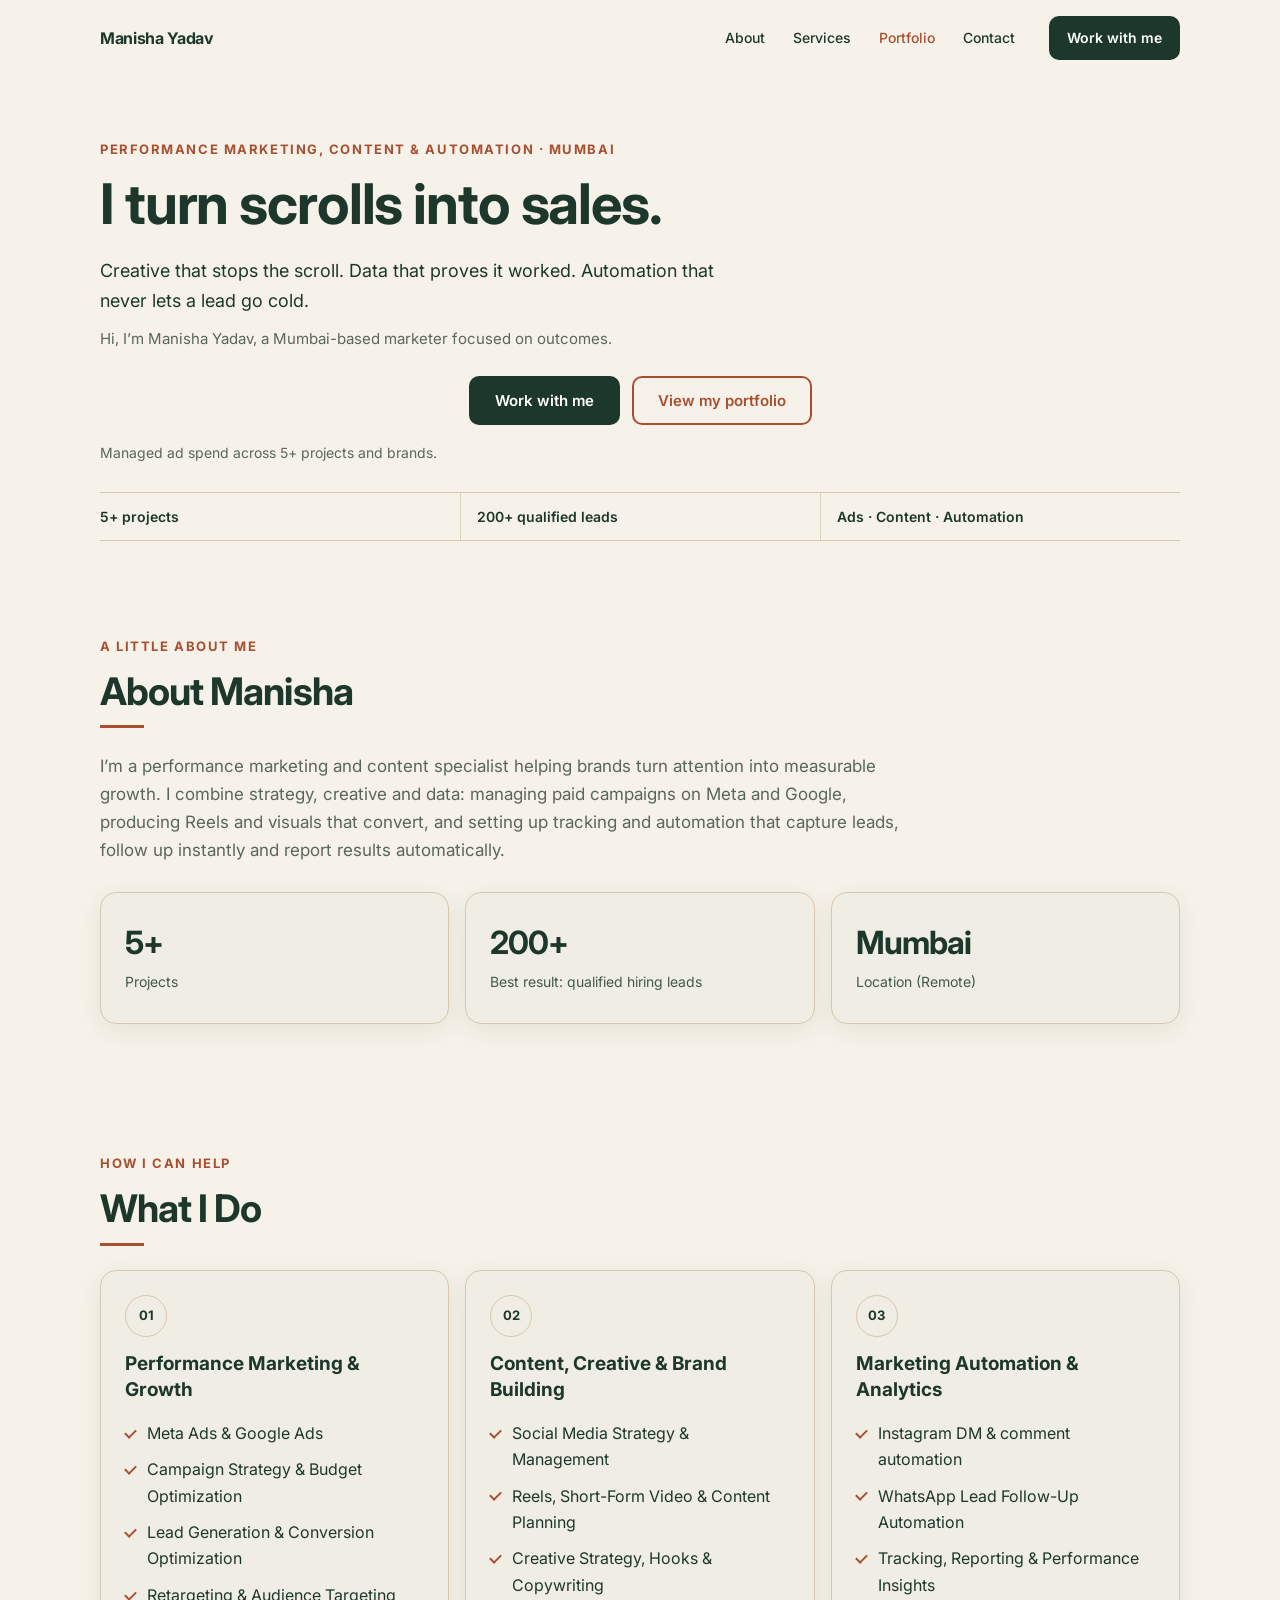
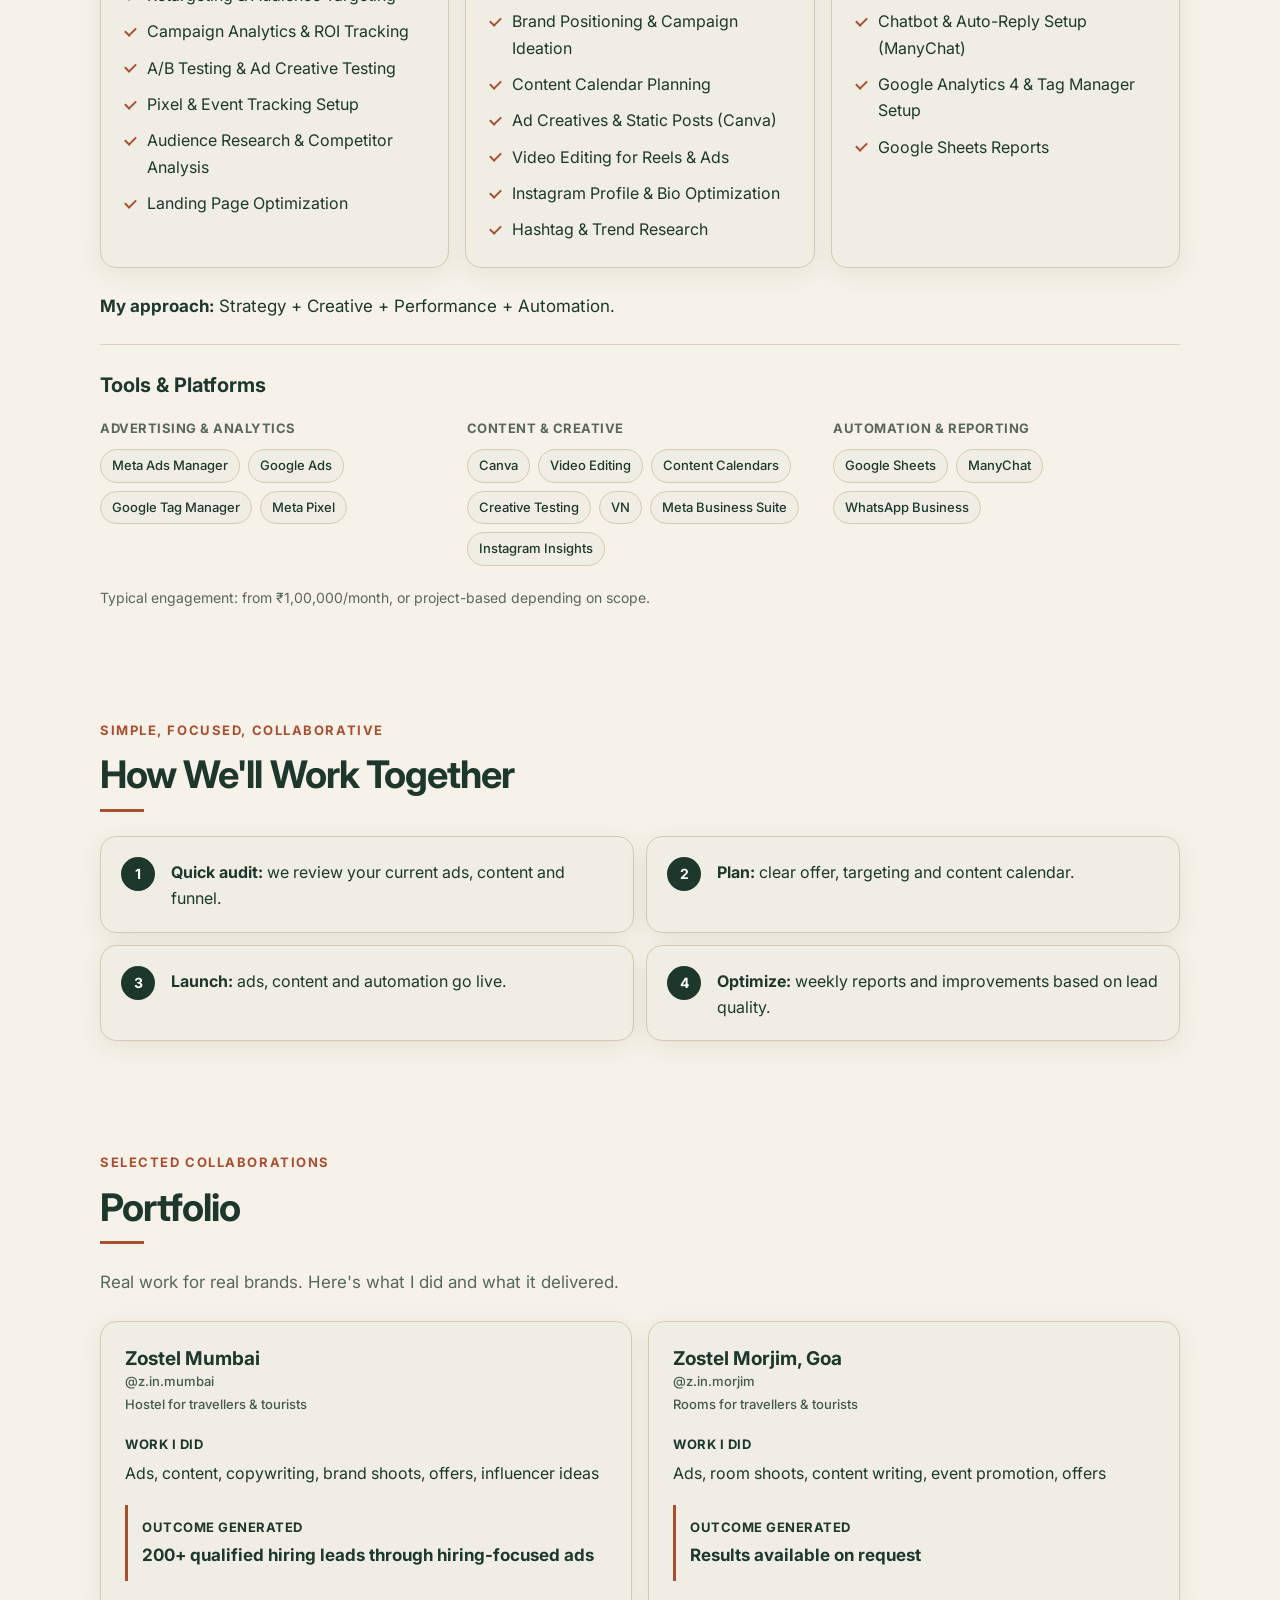
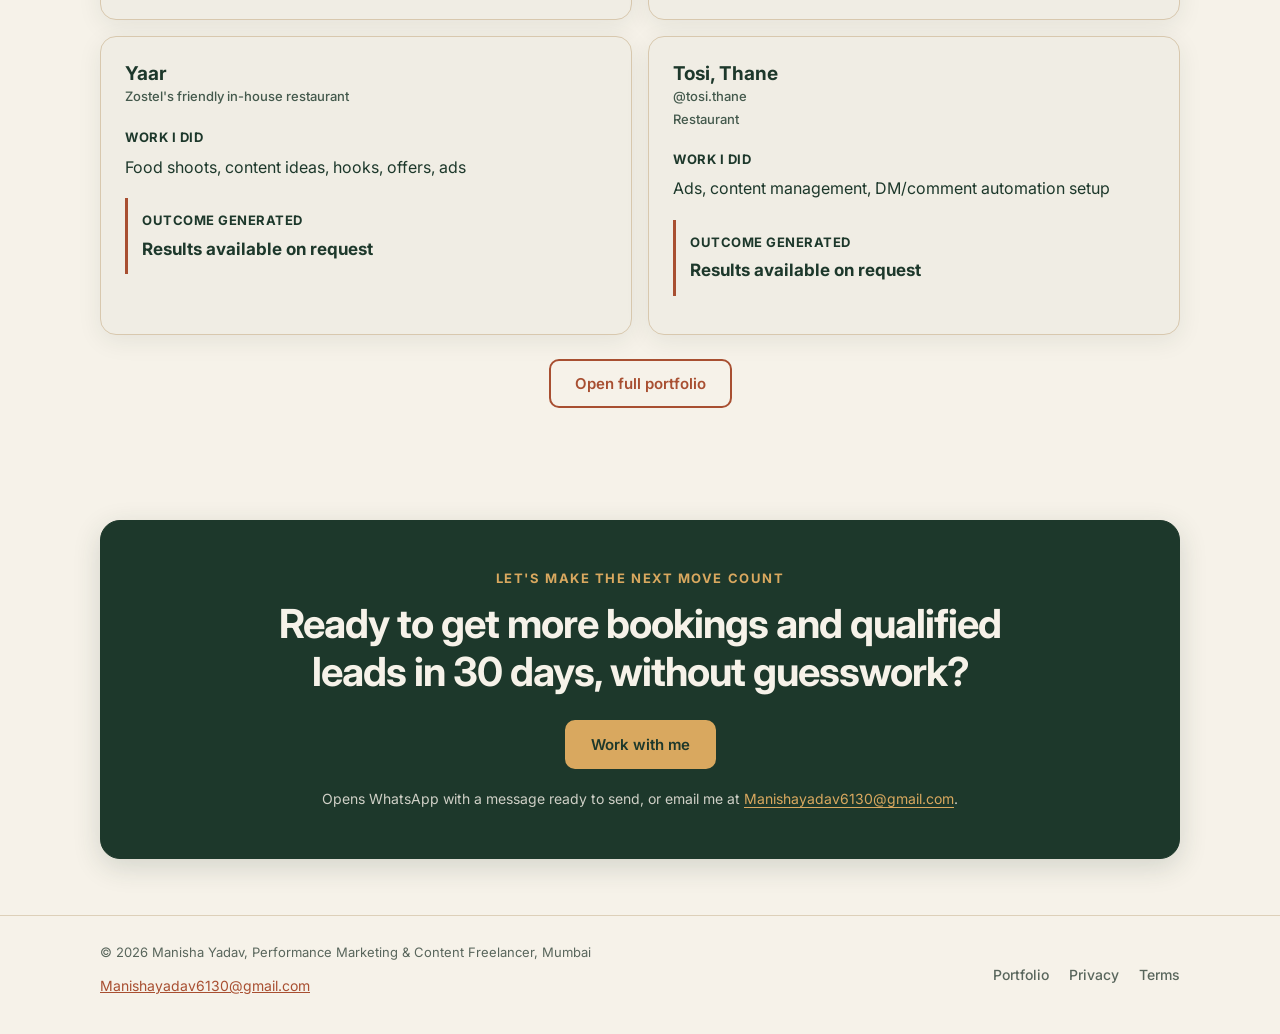
<file: index.html>
<!doctype html>
<html lang="en">
  <head>
    <meta charset="utf-8">
    <meta name="viewport" content="width=device-width, initial-scale=1">
    <meta name="theme-color" content="#F2EFE7">
    <meta name="description" content="Performance marketing and content for hospitality, restaurants and D2C brands to grow bookings and qualified leads.">
    <meta property="og:title" content="Manisha Yadav | Performance Marketing &amp; Content Freelancer in Mumbai">
    <meta property="og:description" content="Performance marketing and content for hospitality, restaurants and D2C brands to grow bookings and qualified leads.">
    <meta property="og:type" content="website">
    <title>Manisha Yadav | Performance Marketing &amp; Content Freelancer in Mumbai</title>
    <link rel="preconnect" href="https://fonts.googleapis.com">
    <link rel="preconnect" href="https://fonts.gstatic.com" crossorigin>
    <link href="https://fonts.googleapis.com/css2?family=Inter:wght@400;500;600;700&display=swap" rel="stylesheet">
    <link rel="stylesheet" href="styles.css">
    <script src="config.js" defer></script>
    <script src="script.js" defer></script>
  </head>
  <body>
    <a class="skip-link" href="#main-content">Skip to content</a>
    <header class="site-header" id="site-header">
      <div class="container header-inner">
        <a class="wordmark" href="#top" aria-label="Manisha Yadav, home">Manisha Yadav</a>
        <button class="menu-toggle" type="button" aria-label="Open navigation menu" aria-expanded="false" aria-controls="primary-navigation">
          <span></span><span></span><span></span>
        </button>
        <nav class="primary-navigation" id="primary-navigation" aria-label="Primary navigation">
          <ul class="nav-links">
            <li><a href="#about">About</a></li>
            <li><a href="#services">Services</a></li>
            <li><a href="#portfolio">Portfolio</a></li>
            <li><a href="#contact">Contact</a></li>
          </ul>
          <a class="button button-primary header-cta" data-whatsapp-cta href="https://wa.me/918303006530?text=Hi%20Manisha%2C%20I%27d%20like%20to%20discuss%20a%20project.">Work with me</a>
        </nav>
      </div>
    </header>

    <main id="main-content">
      <section class="hero section" id="top" aria-labelledby="hero-title">
        <div class="container">
          <p class="eyebrow">Performance Marketing, Content &amp; Automation · Mumbai</p>
          <h1 id="hero-title">I turn scrolls into sales.</h1>
          <p class="hero-subtitle">Creative that stops the scroll. Data that proves it worked. Automation that never lets a lead go cold.</p>
          <p class="hero-intro">Hi, I’m Manisha Yadav, a Mumbai-based marketer focused on outcomes.</p>
          <div class="hero-actions">
            <a class="button button-primary" data-whatsapp-cta href="https://wa.me/918303006530?text=Hi%20Manisha%2C%20I%27d%20like%20to%20discuss%20a%20project.">Work with me</a>
            <a class="button button-secondary" data-portfolio-link href="./portfolio.html">View my portfolio</a>
          </div>
          <p class="micro-cred">Managed ad spend across 5+ projects and brands.</p>
          <div class="proof-strip" aria-label="Experience and industries">
            <p><strong>5+ projects</strong></p>
            <p><strong>200+ qualified leads</strong></p>
            <p><strong>Ads · Content · Automation</strong></p>
          </div>
        </div>
      </section>

      <section class="section" id="about" aria-labelledby="about-title">
        <div class="container">
          <div class="section-heading">
            <p class="eyebrow">A little about me</p>
            <h2 id="about-title">About Manisha</h2>
          </div>
          <p class="about-copy">I’m a performance marketing and content specialist helping brands turn attention into measurable growth. I combine strategy, creative and data: managing paid campaigns on Meta and Google, producing Reels and visuals that convert, and setting up tracking and automation that capture leads, follow up instantly and report results automatically.</p>
          <div class="stats-grid">
            <article class="card stat-card">
              <p class="stat-value">5+</p>
              <p class="stat-label">Projects</p>
            </article>
            <article class="card stat-card">
              <p class="stat-value">200+</p>
              <p class="stat-label">Best result: qualified hiring leads</p>
            </article>
            <article class="card stat-card">
              <p class="stat-value">Mumbai</p>
              <p class="stat-label">Location (Remote)</p>
            </article>
          </div>
        </div>
      </section>

      <section class="section" id="services" aria-labelledby="services-title">
        <div class="container">
          <div class="section-heading">
            <p class="eyebrow">How I can help</p>
            <h2 id="services-title">What I Do</h2>
          </div>
          <div class="services-grid">
            <article class="card service-card">
              <span class="number-badge" aria-hidden="true">01</span>
              <h3>Performance Marketing &amp; Growth</h3>
              <ul class="check-list">
                <li>Meta Ads &amp; Google Ads</li>
                <li>Campaign Strategy &amp; Budget Optimization</li>
                <li>Lead Generation &amp; Conversion Optimization</li>
                <li>Retargeting &amp; Audience Targeting</li>
                <li>Campaign Analytics &amp; ROI Tracking</li>
                <li>A/B Testing &amp; Ad Creative Testing</li>
                <li>Pixel &amp; Event Tracking Setup</li>
                <li>Audience Research &amp; Competitor Analysis</li>
                <li>Landing Page Optimization</li>
              </ul>
            </article>
            <article class="card service-card">
              <span class="number-badge" aria-hidden="true">02</span>
              <h3>Content, Creative &amp; Brand Building</h3>
              <ul class="check-list">
                <li>Social Media Strategy &amp; Management</li>
                <li>Reels, Short-Form Video &amp; Content Planning</li>
                <li>Creative Strategy, Hooks &amp; Copywriting</li>
                <li>Brand Positioning &amp; Campaign Ideation</li>
                <li>Content Calendar Planning</li>
                <li>Ad Creatives &amp; Static Posts (Canva)</li>
                <li>Video Editing for Reels &amp; Ads</li>
                <li>Instagram Profile &amp; Bio Optimization</li>
                <li>Hashtag &amp; Trend Research</li>
              </ul>
            </article>
            <article class="card service-card">
              <span class="number-badge" aria-hidden="true">03</span>
              <h3>Marketing Automation &amp; Analytics</h3>
              <ul class="check-list">
                <li>Instagram DM &amp; comment automation</li>
                <li>WhatsApp Lead Follow-Up Automation</li>
                <li>Tracking, Reporting &amp; Performance Insights</li>
                <li>Chatbot &amp; Auto-Reply Setup (ManyChat)</li>
                <li>Google Analytics 4 &amp; Tag Manager Setup</li>
                <li>Google Sheets Reports</li>
              </ul>
            </article>
          </div>
          <p class="approach-line"><strong>My approach:</strong> Strategy + Creative + Performance + Automation.</p>
          <div class="tools-section" aria-labelledby="tools-title">
            <h3 id="tools-title">Tools &amp; Platforms</h3>
            <div class="tools-grid">
              <div class="tools-group">
                <h4>Advertising &amp; Analytics</h4>
                <ul class="tool-badges">
                  <li>Meta Ads Manager</li>
                  <li>Google Ads</li>
                  <li>Google Tag Manager</li>
                  <li>Meta Pixel</li>
                </ul>
              </div>
              <div class="tools-group">
                <h4>Content &amp; Creative</h4>
                <ul class="tool-badges">
                  <li>Canva</li>
                  <li>Video Editing</li>
                  <li>Content Calendars</li>
                  <li>Creative Testing</li>
                  <li>VN</li>
                  <li>Meta Business Suite</li>
                  <li>Instagram Insights</li>
                </ul>
              </div>
              <div class="tools-group">
                <h4>Automation &amp; Reporting</h4>
                <ul class="tool-badges">
                  <li>Google Sheets</li>
                  <li>ManyChat</li>
                  <li>WhatsApp Business</li>
                </ul>
              </div>
            </div>
          </div>
          <p class="section-note">Typical engagement: from ₹1,00,000/month, or project-based depending on scope.</p>
        </div>
      </section>

      <section class="section" id="process" aria-labelledby="process-title">
        <div class="container">
          <div class="section-heading">
            <p class="eyebrow">Simple, focused, collaborative</p>
            <h2 id="process-title">How We'll Work Together</h2>
          </div>
          <ol class="process-list">
            <li class="card process-step"><span class="step-number">1</span><p><strong>Quick audit:</strong> we review your current ads, content and funnel.</p></li>
            <li class="card process-step"><span class="step-number">2</span><p><strong>Plan:</strong> clear offer, targeting and content calendar.</p></li>
            <li class="card process-step"><span class="step-number">3</span><p><strong>Launch:</strong> ads, content and automation go live.</p></li>
            <li class="card process-step"><span class="step-number">4</span><p><strong>Optimize:</strong> weekly reports and improvements based on lead quality.</p></li>
          </ol>
        </div>
      </section>

      <section class="section" id="portfolio" aria-labelledby="portfolio-title">
        <div class="container">
          <div class="section-heading">
            <p class="eyebrow">Selected collaborations</p>
            <h2 id="portfolio-title">Portfolio</h2>
          </div>
          <p class="section-intro">Real work for real brands. Here's what I did and what it delivered.</p>
          <div class="portfolio-grid">
            <article class="card portfolio-card">
              <header class="client-heading">
                <h3>Zostel Mumbai <span class="client-handle">@z.in.mumbai</span></h3>
                <p>Hostel for travellers &amp; tourists</p>
              </header>
              <div class="portfolio-detail"><h4>Work I Did</h4><p>Ads, content, copywriting, brand shoots, offers, influencer ideas</p></div>
              <div class="outcome"><h4>Outcome Generated</h4><p>200+ qualified hiring leads through hiring-focused ads</p></div>
              <a class="text-link case-study-link" data-case-study="caseStudy1Url" href="" hidden>Full case study (1-page) →</a>
            </article>
            <article class="card portfolio-card">
              <header class="client-heading">
                <h3>Zostel Morjim, Goa <span class="client-handle">@z.in.morjim</span></h3>
                <p>Rooms for travellers &amp; tourists</p>
              </header>
              <div class="portfolio-detail"><h4>Work I Did</h4><p>Ads, room shoots, content writing, event promotion, offers</p></div>
              <div class="outcome"><h4>Outcome Generated</h4><p data-outcome="outcomeB"></p></div>
              <a class="text-link case-study-link" data-case-study="caseStudy2Url" href="" hidden>Full case study (1-page) →</a>
            </article>
            <article class="card portfolio-card">
              <header class="client-heading">
                <h3>Yaar <span class="client-handle">Zostel's friendly in-house restaurant</span></h3>
              </header>
              <div class="portfolio-detail"><h4>Work I Did</h4><p>Food shoots, content ideas, hooks, offers, ads</p></div>
              <div class="outcome"><h4>Outcome Generated</h4><p data-outcome="outcomeC"></p></div>
              <a class="text-link case-study-link" data-case-study="caseStudy3Url" href="" hidden>Full case study (1-page) →</a>
            </article>
            <article class="card portfolio-card">
              <header class="client-heading">
                <h3>Tosi, Thane <span class="client-handle">@tosi.thane</span></h3>
                <p>Restaurant</p>
              </header>
              <div class="portfolio-detail"><h4>Work I Did</h4><p>Ads, content management, DM/comment automation setup</p></div>
              <div class="outcome"><h4>Outcome Generated</h4><p data-outcome="outcomeD"></p></div>
              <a class="text-link case-study-link" data-case-study="caseStudy4Url" href="" hidden>Full case study (1-page) →</a>
            </article>
          </div>
          <div class="portfolio-actions">
            <a class="button button-secondary" data-portfolio-link href="./portfolio.html">Open full portfolio</a>
          </div>
        </div>
      </section>

      <section class="section contact-section" id="contact" aria-labelledby="contact-title">
        <div class="container">
          <div class="contact-panel">
            <p class="eyebrow">Let's make the next move count</p>
            <h2 id="contact-title">Ready to get more bookings and qualified leads in <span data-timeframe>30 days</span>, without guesswork?</h2>
            <div class="contact-actions">
              <a class="button button-primary" data-whatsapp-cta href="https://wa.me/918303006530?text=Hi%20Manisha%2C%20I%27d%20like%20to%20discuss%20a%20project.">Work with me</a>
            </div>
            <p class="reassurance">Opens WhatsApp with a message ready to send, or email me at <a data-contact-email href="mailto:Manishayadav6130@gmail.com">Manishayadav6130@gmail.com</a>.</p>
          </div>
        </div>
      </section>
    </main>

    <footer class="site-footer">
      <div class="container footer-inner">
        <div class="footer-copy">
          <p>© 2026 Manisha Yadav, Performance Marketing &amp; Content Freelancer, Mumbai</p>
          <a data-email-link href="" hidden></a>
        </div>
        <nav aria-label="Footer navigation">
          <ul class="footer-links">
            <li><a data-portfolio-link href="" hidden>Portfolio</a></li>
            <!-- Replace these links with real pages when they are available. -->
            <li><a href="#top">Privacy</a></li>
            <li><a href="#top">Terms</a></li>
          </ul>
        </nav>
      </div>
    </footer>
  </body>
</html>
</file>
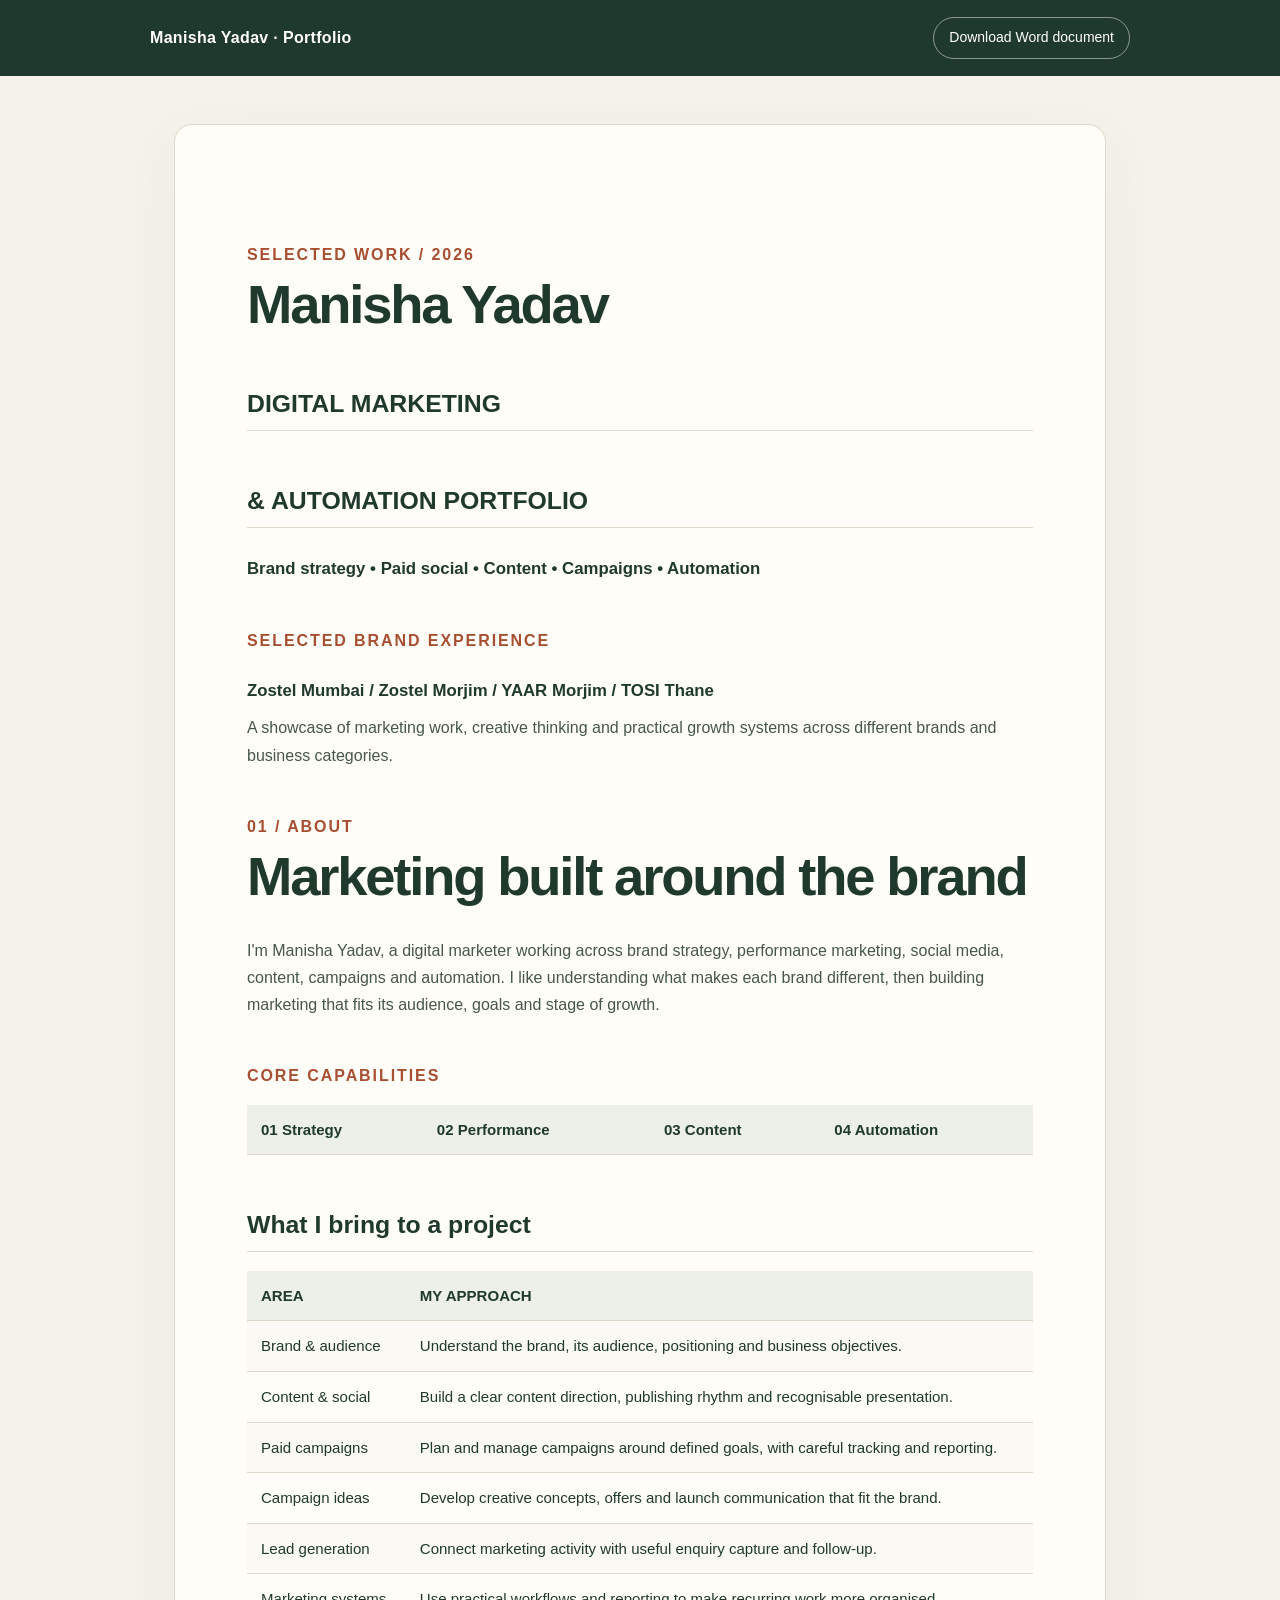
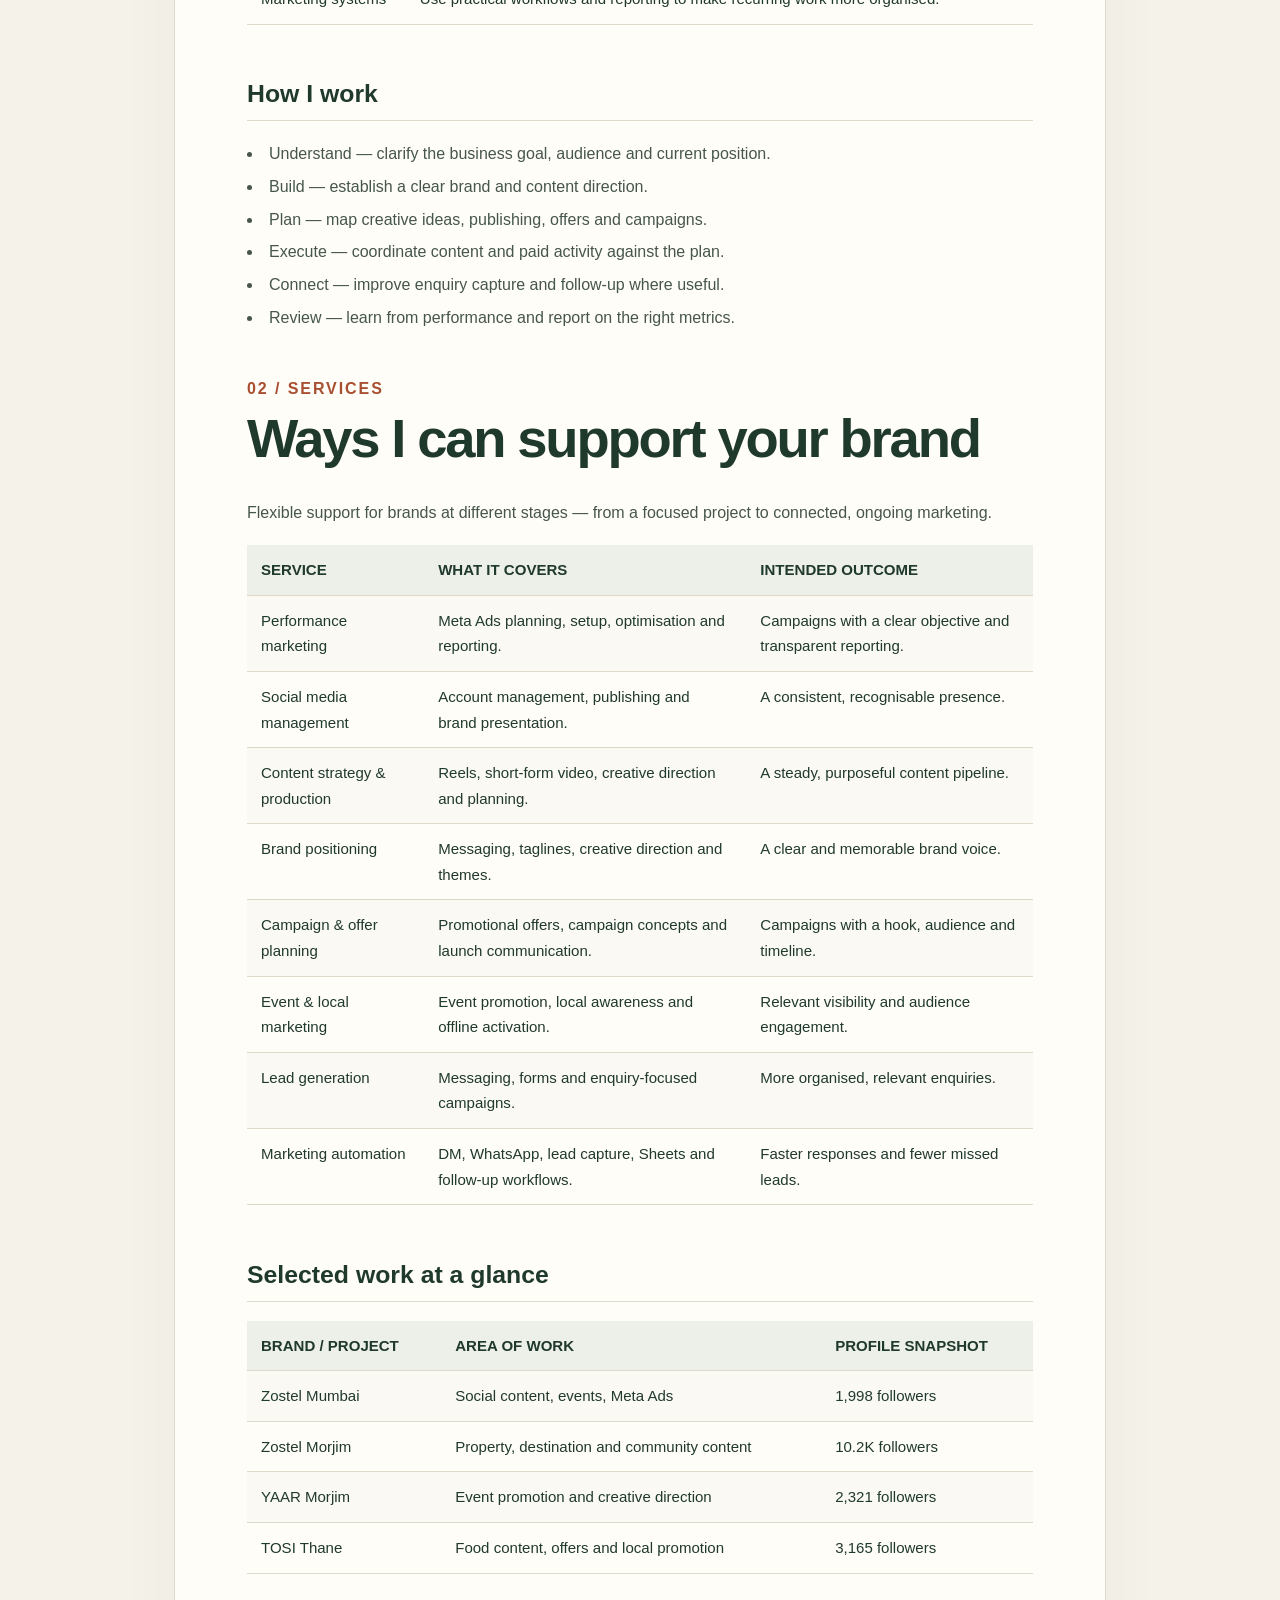
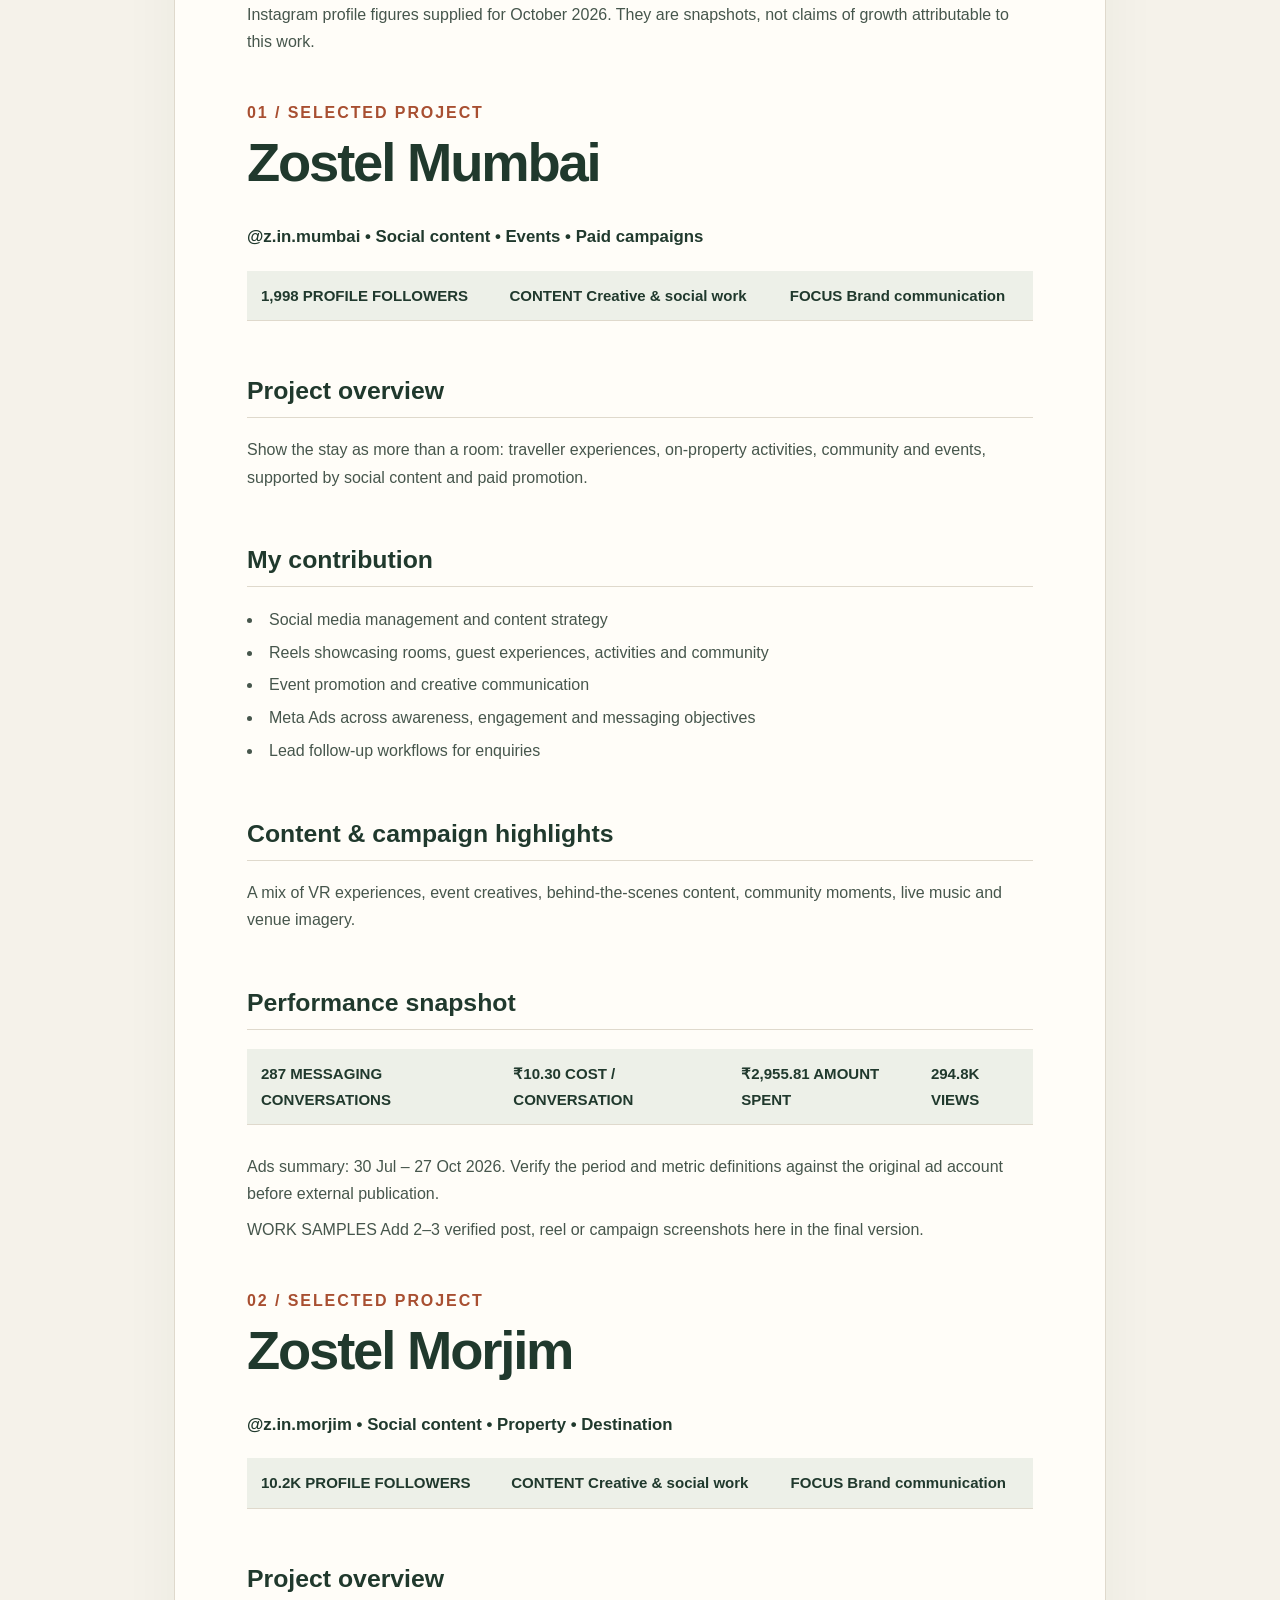
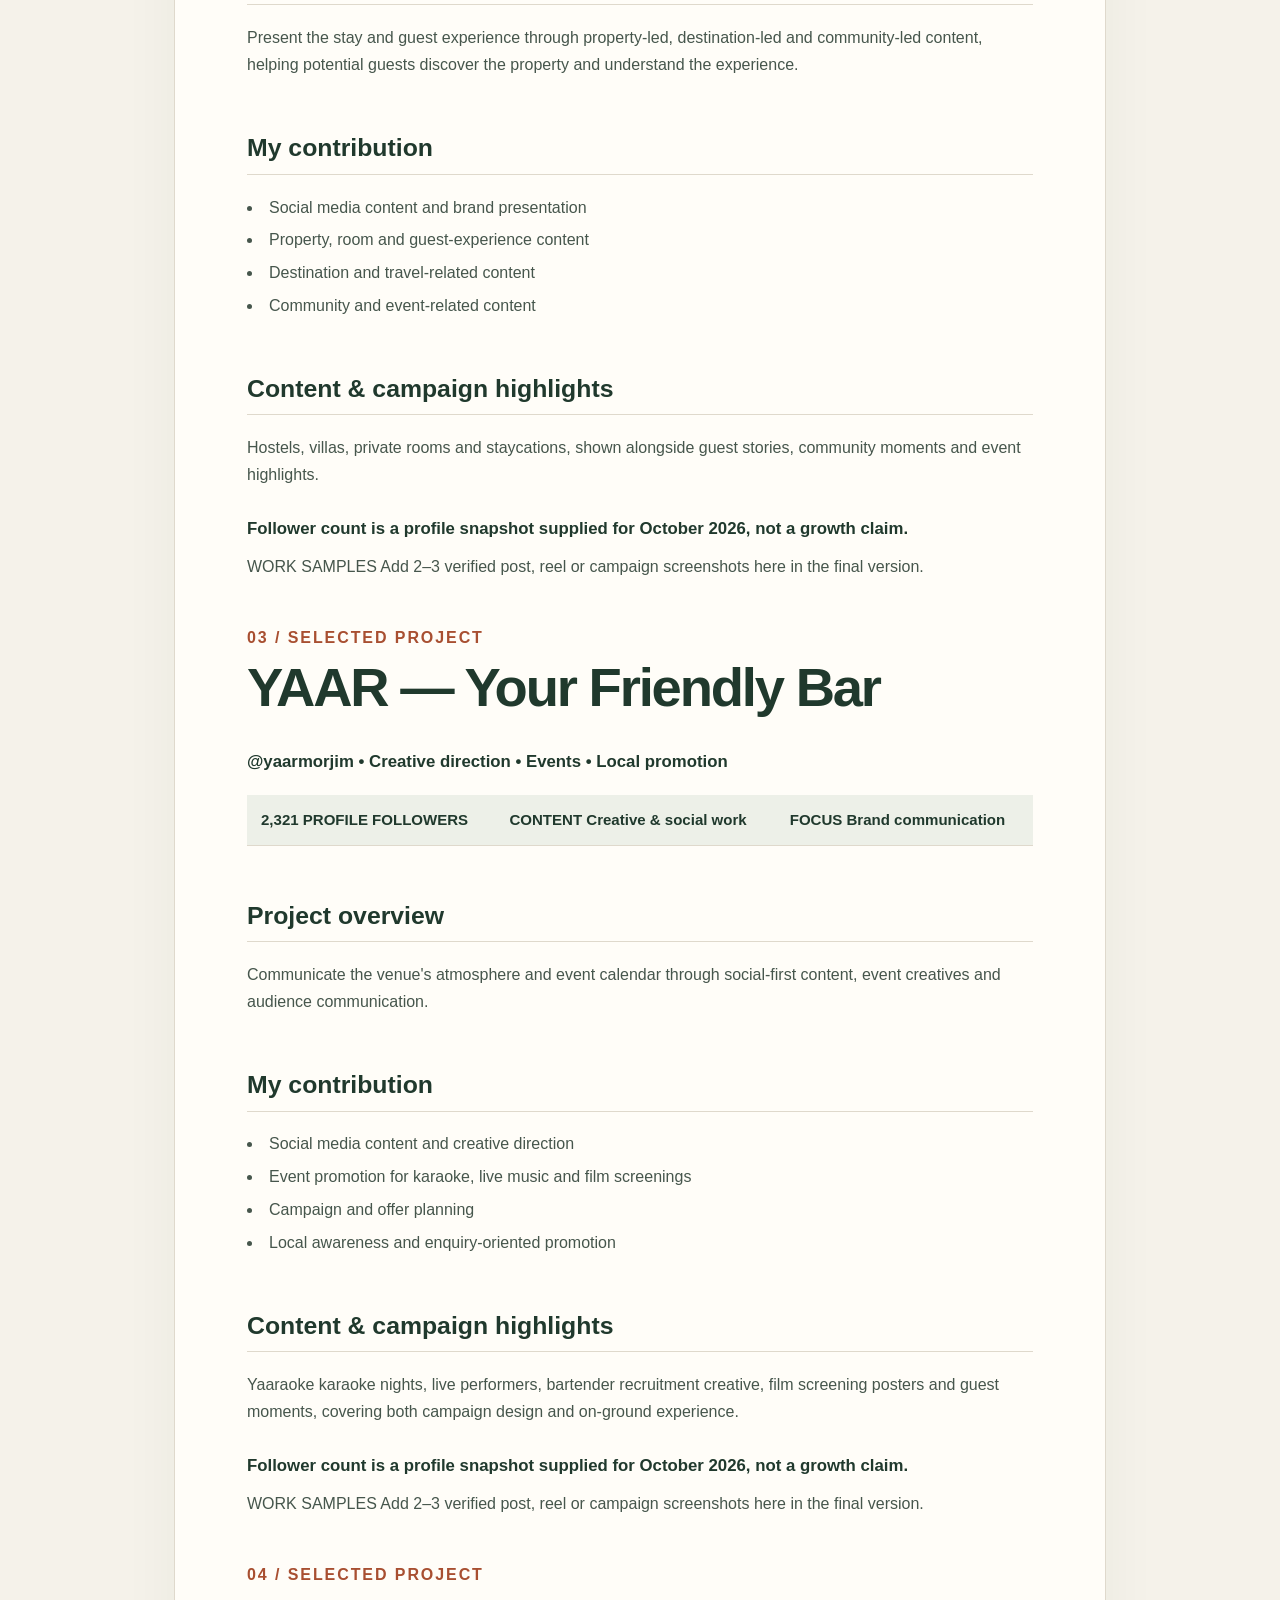
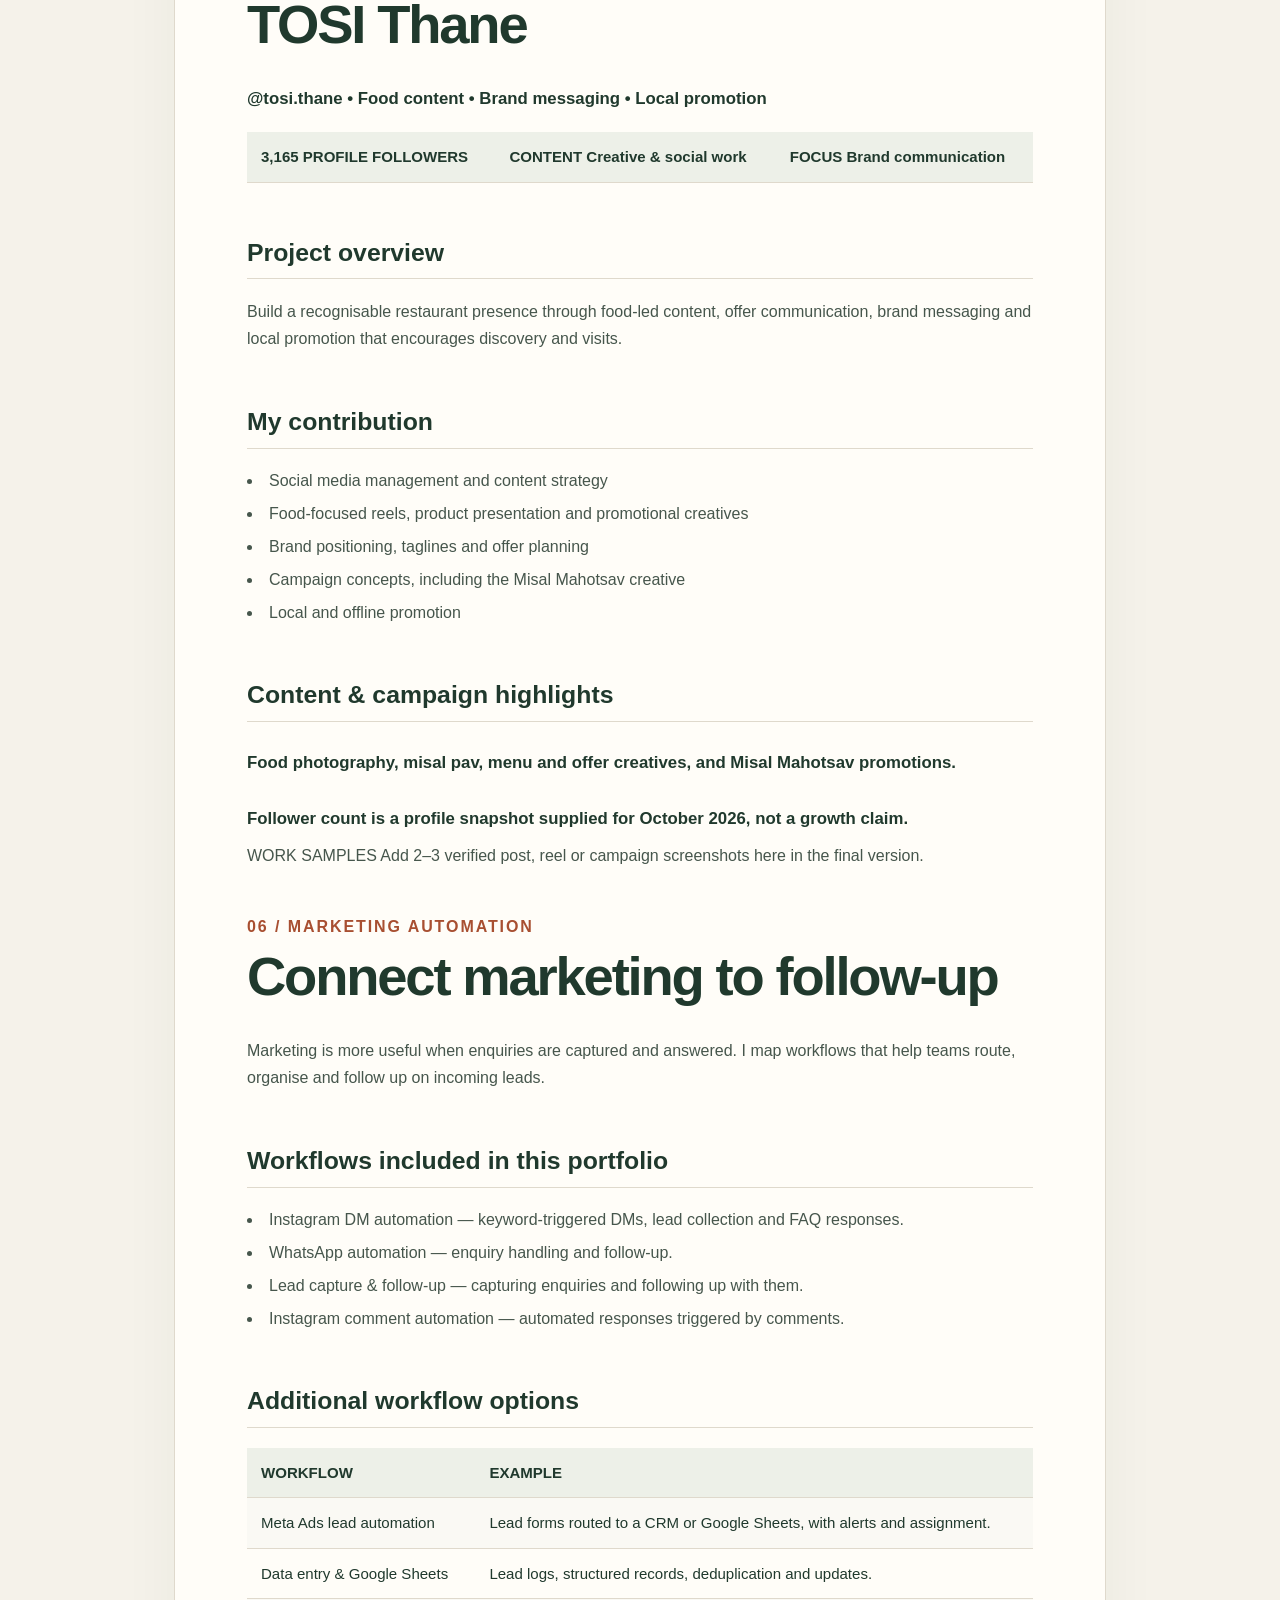
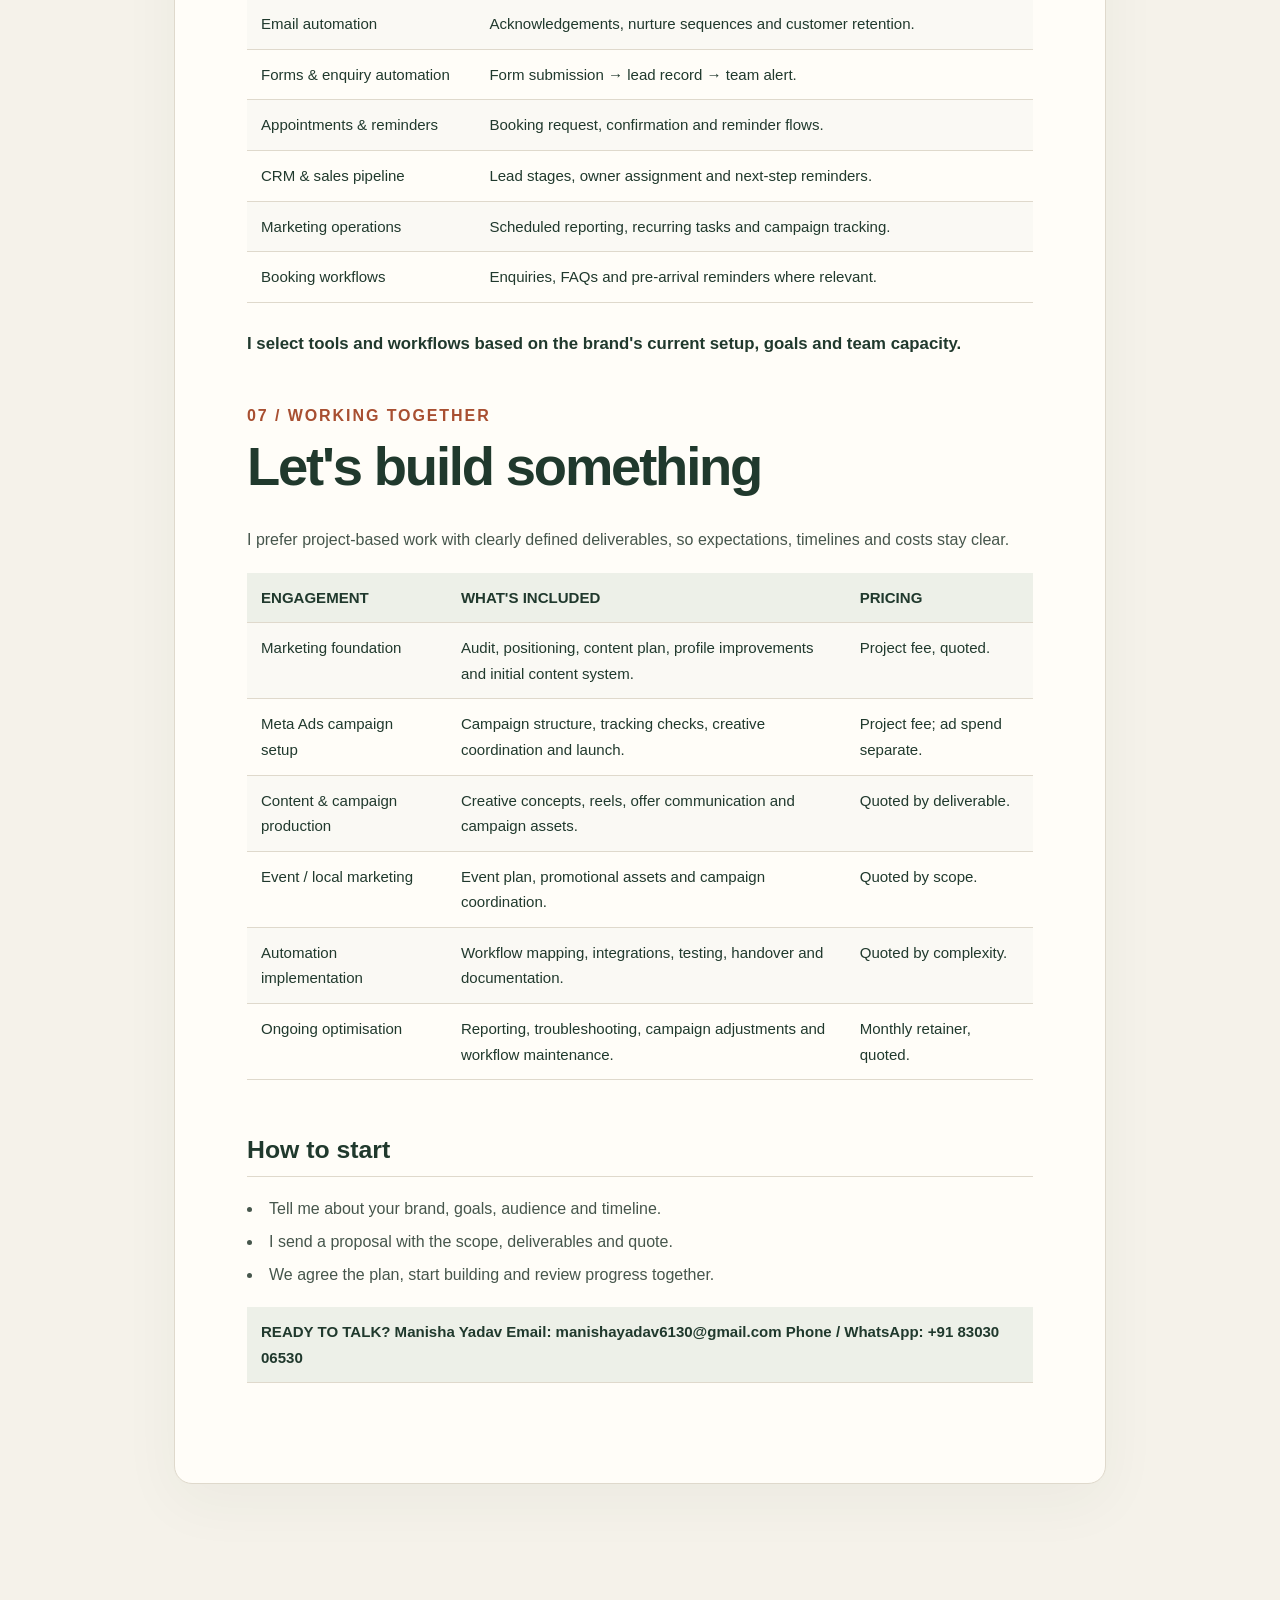
<file: portfolio.html>
<!doctype html>
<html lang="en"><head><meta charset="utf-8"><meta name="viewport" content="width=device-width, initial-scale=1">
<meta name="description" content="Manisha Yadav's digital marketing and automation portfolio.">
<title>Manisha Yadav | Digital Marketing &amp; Automation Portfolio</title>
<style>
:root{color-scheme:light;--ink:#20392d;--muted:#657268;--paper:#f5f2ea;--card:#fffdf8;--rust:#a84f31;--line:#dfd9cc}
*{box-sizing:border-box}body{margin:0;background:var(--paper);color:var(--ink);font:16px/1.7 Inter,-apple-system,BlinkMacSystemFont,"Segoe UI",sans-serif}
.topbar{background:#20392d;color:white;padding:17px max(24px,calc((100% - 980px)/2));display:flex;align-items:center;justify-content:space-between;gap:16px}
.brand{font-weight:700;letter-spacing:.02em}.download{color:white;text-decoration:none;border:1px solid #ffffff7a;border-radius:999px;padding:8px 15px;font-size:14px}
main{max-width:980px;margin:48px auto;padding:0 24px 80px}.paper{background:var(--card);padding:clamp(28px,6vw,72px);border:1px solid var(--line);border-radius:18px;box-shadow:0 18px 60px #20392d0c}
h1{font-size:clamp(2rem,5vw,3.4rem);line-height:1.08;letter-spacing:-.04em;margin:.2em 0 .55em;color:var(--ink)}h2{font-size:1.55rem;line-height:1.2;margin:2.2em 0 .75em;padding-bottom:.45em;border-bottom:1px solid var(--line);color:var(--ink)}h2:first-child{margin-top:0}h2.section-title{font-size:1rem;letter-spacing:.12em;color:var(--rust);margin-top:3em;border-bottom:0;padding:0}h3{font-size:1.05rem;margin:1.6em 0 .4em}p{margin:.55em 0;color:#46564c}li{margin:.35em 0;color:#46564c}.table-wrap{overflow-x:auto;margin:1.2em 0 1.7em}table{border-collapse:collapse;width:100%;min-width:520px;font-size:.94rem}td{border-bottom:1px solid var(--line);padding:12px 14px;text-align:left;vertical-align:top}tr:first-child td{background:#edf0e8;color:var(--ink);font-weight:700}tr:nth-child(even):not(:first-child){background:#faf9f4}
@media(max-width:600px){.topbar{padding:14px 18px}main{margin:20px auto;padding:0 12px 40px}.paper{padding:25px 20px;border-radius:12px}}
@media print{body{background:white}.topbar{background:white;color:var(--ink);padding:12px 0}.download{display:none}main{margin:0 auto;padding:12px 0}.paper{border:0;box-shadow:none;padding:0}}
</style></head><body><header class="topbar"><span class="brand">Manisha Yadav · Portfolio</span><a class="download" href="Manisha_Yadav_Personal_Portfolio_Refined (1) - Copy.docx" download>Download Word document</a></header><main><article class="paper"><h2 class="section-title">SELECTED WORK  /  2026</h2><h1>Manisha Yadav</h1><h2>DIGITAL MARKETING</h2><h2>&amp; AUTOMATION PORTFOLIO</h2><h3>Brand strategy  •  Paid social  •  Content  •  Campaigns  •  Automation</h3><h2 class="section-title">SELECTED BRAND EXPERIENCE</h2><h3>Zostel Mumbai  /  Zostel Morjim  /  YAAR Morjim  /  TOSI Thane</h3><p>A showcase of marketing work, creative thinking and practical growth systems across different brands and business categories.</p><h2 class="section-title">01  /  ABOUT</h2><h1>Marketing built around the brand</h1><p>I&#x27;m Manisha Yadav, a digital marketer working across brand strategy, performance marketing, social media, content, campaigns and automation. I like understanding what makes each brand different, then building marketing that fits its audience, goals and stage of growth.</p><h2 class="section-title">CORE CAPABILITIES</h2><div class="table-wrap"><table><tr><td>01 Strategy</td><td>02 Performance</td><td>03 Content</td><td>04 Automation</td></tr></table></div><h2>What I bring to a project</h2><div class="table-wrap"><table><tr><td>AREA</td><td>MY APPROACH</td></tr><tr><td>Brand &amp; audience</td><td>Understand the brand, its audience, positioning and business objectives.</td></tr><tr><td>Content &amp; social</td><td>Build a clear content direction, publishing rhythm and recognisable presentation.</td></tr><tr><td>Paid campaigns</td><td>Plan and manage campaigns around defined goals, with careful tracking and reporting.</td></tr><tr><td>Campaign ideas</td><td>Develop creative concepts, offers and launch communication that fit the brand.</td></tr><tr><td>Lead generation</td><td>Connect marketing activity with useful enquiry capture and follow-up.</td></tr><tr><td>Marketing systems</td><td>Use practical workflows and reporting to make recurring work more organised.</td></tr></table></div><h2>How I work</h2><li>Understand — clarify the business goal, audience and current position.</li><li>Build — establish a clear brand and content direction.</li><li>Plan — map creative ideas, publishing, offers and campaigns.</li><li>Execute — coordinate content and paid activity against the plan.</li><li>Connect — improve enquiry capture and follow-up where useful.</li><li>Review — learn from performance and report on the right metrics.</li><h2 class="section-title">02  /  SERVICES</h2><h1>Ways I can support your brand</h1><p>Flexible support for brands at different stages — from a focused project to connected, ongoing marketing.</p><div class="table-wrap"><table><tr><td>SERVICE</td><td>WHAT IT COVERS</td><td>INTENDED OUTCOME</td></tr><tr><td>Performance marketing</td><td>Meta Ads planning, setup, optimisation and reporting.</td><td>Campaigns with a clear objective and transparent reporting.</td></tr><tr><td>Social media management</td><td>Account management, publishing and brand presentation.</td><td>A consistent, recognisable presence.</td></tr><tr><td>Content strategy &amp; production</td><td>Reels, short-form video, creative direction and planning.</td><td>A steady, purposeful content pipeline.</td></tr><tr><td>Brand positioning</td><td>Messaging, taglines, creative direction and themes.</td><td>A clear and memorable brand voice.</td></tr><tr><td>Campaign &amp; offer planning</td><td>Promotional offers, campaign concepts and launch communication.</td><td>Campaigns with a hook, audience and timeline.</td></tr><tr><td>Event &amp; local marketing</td><td>Event promotion, local awareness and offline activation.</td><td>Relevant visibility and audience engagement.</td></tr><tr><td>Lead generation</td><td>Messaging, forms and enquiry-focused campaigns.</td><td>More organised, relevant enquiries.</td></tr><tr><td>Marketing automation</td><td>DM, WhatsApp, lead capture, Sheets and follow-up workflows.</td><td>Faster responses and fewer missed leads.</td></tr></table></div><h2>Selected work at a glance</h2><div class="table-wrap"><table><tr><td>BRAND / PROJECT</td><td>AREA OF WORK</td><td>PROFILE SNAPSHOT</td></tr><tr><td>Zostel Mumbai</td><td>Social content, events, Meta Ads</td><td>1,998 followers</td></tr><tr><td>Zostel Morjim</td><td>Property, destination and community content</td><td>10.2K followers</td></tr><tr><td>YAAR Morjim</td><td>Event promotion and creative direction</td><td>2,321 followers</td></tr><tr><td>TOSI Thane</td><td>Food content, offers and local promotion</td><td>3,165 followers</td></tr></table></div><p>Instagram profile figures supplied for October 2026. They are snapshots, not claims of growth attributable to this work.</p><h2 class="section-title">01  /  SELECTED PROJECT</h2><h1>Zostel Mumbai</h1><h3>@z.in.mumbai   •   Social content • Events • Paid campaigns</h3><div class="table-wrap"><table><tr><td>1,998 PROFILE FOLLOWERS</td><td>CONTENT Creative &amp; social work</td><td>FOCUS Brand communication</td></tr></table></div><h2>Project overview</h2><p>Show the stay as more than a room: traveller experiences, on-property activities, community and events, supported by social content and paid promotion.</p><h2>My contribution</h2><li>Social media management and content strategy</li><li>Reels showcasing rooms, guest experiences, activities and community</li><li>Event promotion and creative communication</li><li>Meta Ads across awareness, engagement and messaging objectives</li><li>Lead follow-up workflows for enquiries</li><h2>Content &amp; campaign highlights</h2><p>A mix of VR experiences, event creatives, behind-the-scenes content, community moments, live music and venue imagery.</p><h2>Performance snapshot</h2><div class="table-wrap"><table><tr><td>287 MESSAGING CONVERSATIONS</td><td>₹10.30 COST / CONVERSATION</td><td>₹2,955.81 AMOUNT SPENT</td><td>294.8K VIEWS</td></tr></table></div><p>Ads summary: 30 Jul – 27 Oct 2026. Verify the period and metric definitions against the original ad account before external publication.</p><p>WORK SAMPLES  Add 2–3 verified post, reel or campaign screenshots here in the final version.</p><h2 class="section-title">02  /  SELECTED PROJECT</h2><h1>Zostel Morjim</h1><h3>@z.in.morjim   •   Social content • Property • Destination</h3><div class="table-wrap"><table><tr><td>10.2K PROFILE FOLLOWERS</td><td>CONTENT Creative &amp; social work</td><td>FOCUS Brand communication</td></tr></table></div><h2>Project overview</h2><p>Present the stay and guest experience through property-led, destination-led and community-led content, helping potential guests discover the property and understand the experience.</p><h2>My contribution</h2><li>Social media content and brand presentation</li><li>Property, room and guest-experience content</li><li>Destination and travel-related content</li><li>Community and event-related content</li><h2>Content &amp; campaign highlights</h2><p>Hostels, villas, private rooms and staycations, shown alongside guest stories, community moments and event highlights.</p><h3>Follower count is a profile snapshot supplied for October 2026, not a growth claim.</h3><p>WORK SAMPLES  Add 2–3 verified post, reel or campaign screenshots here in the final version.</p><h2 class="section-title">03  /  SELECTED PROJECT</h2><h1>YAAR — Your Friendly Bar</h1><h3>@yaarmorjim   •   Creative direction • Events • Local promotion</h3><div class="table-wrap"><table><tr><td>2,321 PROFILE FOLLOWERS</td><td>CONTENT Creative &amp; social work</td><td>FOCUS Brand communication</td></tr></table></div><h2>Project overview</h2><p>Communicate the venue&#x27;s atmosphere and event calendar through social-first content, event creatives and audience communication.</p><h2>My contribution</h2><li>Social media content and creative direction</li><li>Event promotion for karaoke, live music and film screenings</li><li>Campaign and offer planning</li><li>Local awareness and enquiry-oriented promotion</li><h2>Content &amp; campaign highlights</h2><p>Yaaraoke karaoke nights, live performers, bartender recruitment creative, film screening posters and guest moments, covering both campaign design and on-ground experience.</p><h3>Follower count is a profile snapshot supplied for October 2026, not a growth claim.</h3><p>WORK SAMPLES  Add 2–3 verified post, reel or campaign screenshots here in the final version.</p><h2 class="section-title">04  /  SELECTED PROJECT</h2><h1>TOSI Thane</h1><h3>@tosi.thane   •   Food content • Brand messaging • Local promotion</h3><div class="table-wrap"><table><tr><td>3,165 PROFILE FOLLOWERS</td><td>CONTENT Creative &amp; social work</td><td>FOCUS Brand communication</td></tr></table></div><h2>Project overview</h2><p>Build a recognisable restaurant presence through food-led content, offer communication, brand messaging and local promotion that encourages discovery and visits.</p><h2>My contribution</h2><li>Social media management and content strategy</li><li>Food-focused reels, product presentation and promotional creatives</li><li>Brand positioning, taglines and offer planning</li><li>Campaign concepts, including the Misal Mahotsav creative</li><li>Local and offline promotion</li><h2>Content &amp; campaign highlights</h2><h3>Food photography, misal pav, menu and offer creatives, and Misal Mahotsav promotions.</h3><h3>Follower count is a profile snapshot supplied for October 2026, not a growth claim.</h3><p>WORK SAMPLES  Add 2–3 verified post, reel or campaign screenshots here in the final version.</p><h2 class="section-title">06  /  MARKETING AUTOMATION</h2><h1>Connect marketing to follow-up</h1><p>Marketing is more useful when enquiries are captured and answered. I map workflows that help teams route, organise and follow up on incoming leads.</p><h2>Workflows included in this portfolio</h2><li>Instagram DM automation — keyword-triggered DMs, lead collection and FAQ responses.</li><li>WhatsApp automation — enquiry handling and follow-up.</li><li>Lead capture &amp; follow-up — capturing enquiries and following up with them.</li><li>Instagram comment automation — automated responses triggered by comments.</li><h2>Additional workflow options</h2><div class="table-wrap"><table><tr><td>WORKFLOW</td><td>EXAMPLE</td></tr><tr><td>Meta Ads lead automation</td><td>Lead forms routed to a CRM or Google Sheets, with alerts and assignment.</td></tr><tr><td>Data entry &amp; Google Sheets</td><td>Lead logs, structured records, deduplication and updates.</td></tr><tr><td>Email automation</td><td>Acknowledgements, nurture sequences and customer retention.</td></tr><tr><td>Forms &amp; enquiry automation</td><td>Form submission → lead record → team alert.</td></tr><tr><td>Appointments &amp; reminders</td><td>Booking request, confirmation and reminder flows.</td></tr><tr><td>CRM &amp; sales pipeline</td><td>Lead stages, owner assignment and next-step reminders.</td></tr><tr><td>Marketing operations</td><td>Scheduled reporting, recurring tasks and campaign tracking.</td></tr><tr><td>Booking workflows</td><td>Enquiries, FAQs and pre-arrival reminders where relevant.</td></tr></table></div><h3>I select tools and workflows based on the brand&#x27;s current setup, goals and team capacity.</h3><h2 class="section-title">07  /  WORKING TOGETHER</h2><h1>Let&#x27;s build something</h1><p>I prefer project-based work with clearly defined deliverables, so expectations, timelines and costs stay clear.</p><div class="table-wrap"><table><tr><td>ENGAGEMENT</td><td>WHAT&#x27;S INCLUDED</td><td>PRICING</td></tr><tr><td>Marketing foundation</td><td>Audit, positioning, content plan, profile improvements and initial content system.</td><td>Project fee, quoted.</td></tr><tr><td>Meta Ads campaign setup</td><td>Campaign structure, tracking checks, creative coordination and launch.</td><td>Project fee; ad spend separate.</td></tr><tr><td>Content &amp; campaign production</td><td>Creative concepts, reels, offer communication and campaign assets.</td><td>Quoted by deliverable.</td></tr><tr><td>Event / local marketing</td><td>Event plan, promotional assets and campaign coordination.</td><td>Quoted by scope.</td></tr><tr><td>Automation implementation</td><td>Workflow mapping, integrations, testing, handover and documentation.</td><td>Quoted by complexity.</td></tr><tr><td>Ongoing optimisation</td><td>Reporting, troubleshooting, campaign adjustments and workflow maintenance.</td><td>Monthly retainer, quoted.</td></tr></table></div><h2>How to start</h2><li>Tell me about your brand, goals, audience and timeline.</li><li>I send a proposal with the scope, deliverables and quote.</li><li>We agree the plan, start building and review progress together.</li><div class="table-wrap"><table><tr><td>READY TO TALK? Manisha Yadav Email: manishayadav6130@gmail.com Phone / WhatsApp: +91 83030 06530</td></tr></table></div></article></main></body></html>
</file>
<file: styles.css>
:root {
  color-scheme: light;
  --bg: #F6F2E9;
  --card: #F0EDE4;
  --text: #1D382B;
  --muted: #59665C;
  --accent: #A84F31;
  --accent-hover: #873D26;
  --border: #D8C8AE;
  --highlight: #D9A85F;
  --button-hover: #142B20;
  --container: 1080px;
  --font: Inter, -apple-system, "SF Pro Text", system-ui, sans-serif;
}

* {
  box-sizing: border-box;
}

html {
  scroll-behavior: smooth;
  scroll-padding-top: 88px;
}

body {
  margin: 0;
  background: var(--bg);
  color: var(--text);
  font-family: var(--font);
  font-size: 16px;
  line-height: 1.65;
  -webkit-font-smoothing: antialiased;
}

a {
  color: var(--accent);
}

a:hover {
  color: var(--accent-hover);
}

a:focus-visible,
button:focus-visible {
  outline: 3px solid var(--border);
  outline-offset: 3px;
}

button,
a {
  -webkit-tap-highlight-color: transparent;
}

.container {
  width: min(100% - 48px, var(--container));
  margin-inline: auto;
}

.skip-link {
  position: fixed;
  z-index: 20;
  top: 8px;
  left: 8px;
  padding: 10px 14px;
  transform: translateY(-160%);
  border-radius: 8px;
  background: var(--text);
  color: #fff;
}

.skip-link:focus {
  transform: translateY(0);
}

.site-header {
  position: sticky;
  z-index: 10;
  top: 0;
  background: rgb(246 242 233 / 96%);
}

.site-header.is-scrolled {
  border-bottom: 1px solid rgb(216 200 174 / 65%);
  background: rgb(246 242 233 / 92%);
  backdrop-filter: blur(12px);
}

.header-inner {
  min-height: 68px;
  display: flex;
  align-items: center;
  justify-content: space-between;
  gap: 20px;
}

.wordmark {
  color: var(--text);
  font-size: 16px;
  font-weight: 700;
  letter-spacing: -0.02em;
  text-decoration: none;
}

.menu-toggle {
  width: 44px;
  height: 44px;
  display: grid;
  align-content: center;
  justify-items: center;
  gap: 5px;
  border: 1px solid var(--border);
  border-radius: 10px;
  background: transparent;
  cursor: pointer;
}

.menu-toggle span {
  width: 18px;
  height: 2px;
  border-radius: 2px;
  background: var(--text);
}

.primary-navigation {
  position: absolute;
  top: 68px;
  right: 0;
  left: 0;
  padding: 16px 24px 24px;
  border-bottom: 1px solid var(--border);
  background: var(--bg);
}

.primary-navigation[hidden] {
  display: none;
}

.nav-links,
.footer-links {
  display: flex;
  margin: 0;
  padding: 0;
  list-style: none;
}

.nav-links {
  flex-direction: column;
  gap: 4px;
}

.nav-links a,
.footer-links a {
  min-height: 44px;
  display: inline-flex;
  align-items: center;
  color: var(--text);
  font-weight: 500;
  text-decoration: none;
}

.nav-links a[aria-current="location"] {
  color: var(--accent);
}

.button {
  min-height: 48px;
  display: inline-flex;
  align-items: center;
  justify-content: center;
  padding: 12px 24px;
  border: 2px solid var(--accent);
  border-radius: 10px;
  font-size: 15px;
  font-weight: 600;
  line-height: 1.4;
  text-align: center;
  text-decoration: none;
}

.button-primary {
  border-color: var(--text);
  background: var(--text);
  color: #fff;
}

.button-primary:hover {
  border-color: var(--button-hover);
  background: var(--button-hover);
  color: #fff;
}

.button-secondary {
  background: transparent;
  color: var(--accent);
}

.button-secondary:hover {
  background: rgb(168 79 49 / 8%);
  color: var(--accent-hover);
}

.header-cta {
  width: 100%;
  margin-top: 12px;
}

.section {
  padding-block: 40px;
  scroll-margin-top: 88px;
}

.hero {
  padding-top: 40px;
  padding-bottom: 32px;
}

.eyebrow {
  margin: 0 0 12px;
  color: var(--accent);
  font-size: 13px;
  font-weight: 700;
  letter-spacing: 0.12em;
  line-height: 1.5;
  text-transform: uppercase;
}

h1,
h2,
h3,
h4,
p {
  margin-top: 0;
}

h1,
h2,
h3,
h4 {
  color: var(--text);
}

h1 {
  max-width: 900px;
  margin-bottom: 20px;
  font-size: clamp(30px, 7vw, 56px);
  font-weight: 700;
  letter-spacing: -0.02em;
  line-height: 1.15;
}

.hero-subtitle {
  max-width: 660px;
  margin-bottom: 12px;
  color: var(--text);
  font-size: 18px;
}

.hero-intro {
  margin-bottom: 24px;
  color: var(--muted);
  font-size: 15px;
}

.hero-actions,
.contact-actions {
  display: flex;
  flex-direction: column;
  align-items: center;
  gap: 12px;
}

.micro-cred {
  margin: 16px 0 28px;
  color: var(--muted);
  font-size: 14px;
}

.proof-strip {
  display: grid;
  gap: 0;
  border-top: 1px solid var(--border);
  border-bottom: 1px solid var(--border);
}

.proof-strip p {
  margin: 0;
  padding: 12px 0;
  color: var(--muted);
  font-size: 14px;
}

.proof-strip p + p {
  border-top: 1px solid rgb(216 200 174 / 65%);
}

.proof-strip strong {
  color: var(--text);
  font-weight: 600;
}

.section-heading {
  margin-bottom: 24px;
}

.section-heading h2 {
  position: relative;
  display: inline-block;
  margin: 0;
  padding-bottom: 14px;
  font-size: clamp(28px, 5vw, 38px);
  letter-spacing: -0.025em;
  line-height: 1.2;
}

.section-heading h2::after {
  position: absolute;
  bottom: 0;
  left: 0;
  width: 44px;
  height: 3px;
  background: var(--accent);
  content: "";
}

.about-copy,
.section-intro {
  max-width: 820px;
  color: var(--muted);
  font-size: 17px;
}

.stats-grid,
.services-grid,
.portfolio-grid {
  display: grid;
  gap: 16px;
}

.stats-grid {
  margin-block: 28px 18px;
}

.card {
  border: 1px solid var(--border);
  border-radius: 16px;
  background: var(--card);
  box-shadow: 0 6px 24px rgb(29 56 43 / 8%);
  color: var(--text);
}

.stat-card {
  min-height: 132px;
  display: flex;
  flex-direction: column;
  justify-content: center;
  padding: 20px 24px;
}

.stat-value {
  margin: 0;
  font-size: 32px;
  font-weight: 700;
  letter-spacing: -0.03em;
  line-height: 1.2;
}

.stat-label {
  margin: 7px 0 0;
  color: rgb(29 56 43 / 82%);
  font-size: 14px;
}

.text-link {
  min-height: 44px;
  display: inline-flex;
  align-items: center;
  color: var(--accent);
  font-weight: 600;
  text-decoration-thickness: 1px;
  text-underline-offset: 4px;
}

.text-link:hover {
  color: var(--accent-hover);
}

.portfolio-card .text-link {
  color: var(--text);
}

.portfolio-card .text-link:hover {
  color: rgb(29 56 43 / 80%);
}

.service-card {
  padding: 24px;
}

.number-badge {
  width: 42px;
  height: 42px;
  display: inline-grid;
  place-items: center;
  margin-bottom: 14px;
  border: 1px solid var(--border);
  border-radius: 50%;
  color: var(--text);
  font-size: 13px;
  font-weight: 700;
}

.service-card h3 {
  margin-bottom: 16px;
  font-size: 19px;
  line-height: 1.4;
}

.check-list {
  display: grid;
  gap: 10px;
  margin: 0;
  padding: 0;
  color: var(--text);
  list-style: none;
}

.check-list li {
  position: relative;
  padding-left: 22px;
}

.check-list li::before {
  position: absolute;
  top: 0.55em;
  left: 0;
  width: 9px;
  height: 5px;
  transform: rotate(-45deg);
  border-bottom: 2px solid var(--accent);
  border-left: 2px solid var(--accent);
  content: "";
}

.section-note {
  margin: 20px 0 0;
  color: var(--muted);
  font-size: 14px;
}

.approach-line {
  margin: 24px 0;
  color: var(--text);
  font-size: 17px;
}

.tools-section {
  padding-top: 24px;
  border-top: 1px solid rgb(216 200 174 / 80%);
}

.tools-section > h3 {
  margin-bottom: 16px;
  font-size: 20px;
}

.tools-grid {
  display: grid;
  gap: 20px;
}

.tools-group h4 {
  margin-bottom: 10px;
  color: var(--muted);
  font-size: 13px;
  letter-spacing: 0.04em;
  text-transform: uppercase;
}

.tool-badges {
  display: flex;
  flex-wrap: wrap;
  gap: 8px;
  margin: 0;
  padding: 0;
  list-style: none;
}

.tool-badges li {
  padding: 5px 11px;
  border: 1px solid var(--border);
  border-radius: 999px;
  background: var(--card);
  color: var(--text);
  font-size: 13px;
  font-weight: 500;
}

.process-list {
  display: grid;
  gap: 12px;
  margin: 0;
  padding: 0;
  list-style: none;
}

.process-step {
  min-height: 88px;
  display: flex;
  align-items: flex-start;
  gap: 16px;
  padding: 20px;
}

.step-number {
  width: 34px;
  height: 34px;
  flex: 0 0 34px;
  display: grid;
  place-items: center;
  border-radius: 50%;
  background: var(--text);
  color: #fff;
  font-size: 14px;
  font-weight: 700;
}

.process-step p {
  margin: 2px 0 0;
}

.process-step strong {
  font-weight: 700;
}

.section-intro {
  margin-bottom: 24px;
}

.portfolio-card {
  display: flex;
  flex-direction: column;
  align-items: flex-start;
  padding: 24px;
}

.client-heading {
  width: 100%;
  margin-bottom: 18px;
}

.client-heading h3 {
  margin-bottom: 4px;
  font-size: 19px;
  line-height: 1.4;
}

.client-heading > p,
.client-handle {
  color: rgb(29 56 43 / 82%);
  font-size: 13px;
  font-weight: 500;
}

.client-heading > p {
  margin: 0;
}

.client-handle {
  display: block;
}

.portfolio-detail h4,
.outcome h4 {
  margin-bottom: 5px;
  font-size: 13px;
  font-weight: 700;
  letter-spacing: 0.04em;
  text-transform: uppercase;
}

.portfolio-detail p {
  margin-bottom: 18px;
  color: var(--text);
}

.outcome {
  width: 100%;
  margin: 0 0 14px;
  padding: 12px 0 12px 14px;
  border-left: 3px solid var(--accent);
}

.outcome h4 {
  color: var(--text);
}

.outcome p {
  margin: 0;
  color: var(--text);
  font-size: 17px;
  font-weight: 700;
  line-height: 1.5;
}

.case-study-link {
  margin-top: auto;
}

.portfolio-actions {
  margin-top: 24px;
  text-align: center;
}

.contact-section {
  padding-top: 48px;
}

.contact-panel {
  padding: 32px 24px;
  border: 1px solid var(--text);
  border-radius: 20px;
  background: var(--text);
  box-shadow: 0 8px 28px rgb(29 56 43 / 16%);
  color: var(--bg);
  text-align: center;
}

.contact-panel .eyebrow {
  color: var(--highlight);
}

.contact-panel h2 {
  max-width: 760px;
  margin: 0 auto 24px;
  color: var(--bg);
  font-size: clamp(28px, 5vw, 40px);
  letter-spacing: -0.025em;
  line-height: 1.2;
}

.contact-panel .button-primary {
  border-color: var(--highlight);
  background: var(--highlight);
  color: var(--text);
}

.contact-panel .button-primary:hover {
  border-color: #C49146;
  background: #C49146;
  color: var(--text);
}

.contact-actions {
  max-width: 480px;
  margin-inline: auto;
}

.reassurance {
  margin: 18px 0 0;
  color: rgb(246 242 233 / 82%);
  font-size: 14px;
}

.reassurance a {
  color: var(--highlight);
  text-underline-offset: 3px;
}

.site-footer {
  padding-block: 26px;
  border-top: 1px solid rgb(216 200 174 / 80%);
}

.footer-inner {
  display: flex;
  flex-direction: column;
  gap: 12px;
}

.footer-copy p {
  margin: 0;
  color: var(--muted);
  font-size: 13px;
}

.footer-copy a {
  min-height: 44px;
  display: inline-flex;
  align-items: center;
  font-size: 14px;
}

.footer-links {
  flex-wrap: wrap;
  gap: 4px 20px;
}

.footer-links a {
  color: var(--muted);
  font-size: 14px;
}

[hidden] {
  display: none !important;
}

@media (min-width: 600px) {
  .hero-actions,
  .contact-actions {
    flex-direction: row;
    flex-wrap: wrap;
    justify-content: center;
  }

  .proof-strip {
    grid-template-columns: repeat(3, 1fr);
  }

  .proof-strip p {
    padding: 12px 16px;
  }

  .proof-strip p:first-child {
    padding-left: 0;
  }

  .proof-strip p + p {
    border-top: 0;
    border-left: 1px solid rgb(216 200 174 / 80%);
  }

  .stats-grid {
    grid-template-columns: repeat(3, 1fr);
  }

  .contact-panel {
    padding: 48px 40px;
  }
}

@media (min-width: 768px) {
  html {
    scroll-padding-top: 96px;
  }

  .section {
    padding-block: 56px;
    scroll-margin-top: 96px;
  }

  .hero {
    padding-top: 64px;
    padding-bottom: 40px;
  }

  .header-inner {
    min-height: 76px;
  }

  .menu-toggle {
    display: none;
  }

  .primary-navigation {
    position: static;
    display: flex;
    align-items: center;
    gap: 24px;
    padding: 0;
    border: 0;
    background: transparent;
  }

  .primary-navigation[hidden] {
    display: flex;
  }

  .nav-links {
    flex-direction: row;
    align-items: center;
    gap: 8px;
  }

  .nav-links a {
    padding: 0 10px;
    font-size: 14px;
  }

  .header-cta {
    width: auto;
    min-height: 44px;
    margin: 0;
    padding: 9px 16px;
    font-size: 14px;
  }

  .services-grid {
    grid-template-columns: repeat(3, minmax(0, 1fr));
  }

  .tools-grid {
    grid-template-columns: repeat(3, minmax(0, 1fr));
  }

  .portfolio-grid {
    grid-template-columns: repeat(2, minmax(0, 1fr));
  }

  .process-list {
    grid-template-columns: repeat(2, minmax(0, 1fr));
  }

  .card {
    transition: transform 150ms ease;
  }

  .card:hover {
    transform: translateY(-2px);
  }

  .footer-inner {
    flex-direction: row;
    align-items: center;
    justify-content: space-between;
    gap: 24px;
  }
}

@media (max-width: 599px) {
  .button {
    width: 100%;
  }
}

@media (prefers-reduced-motion: reduce) {
  html {
    scroll-behavior: auto;
  }

  *,
  *::before,
  *::after {
    transition-duration: 0.01ms !important;
  }
}
</file>
